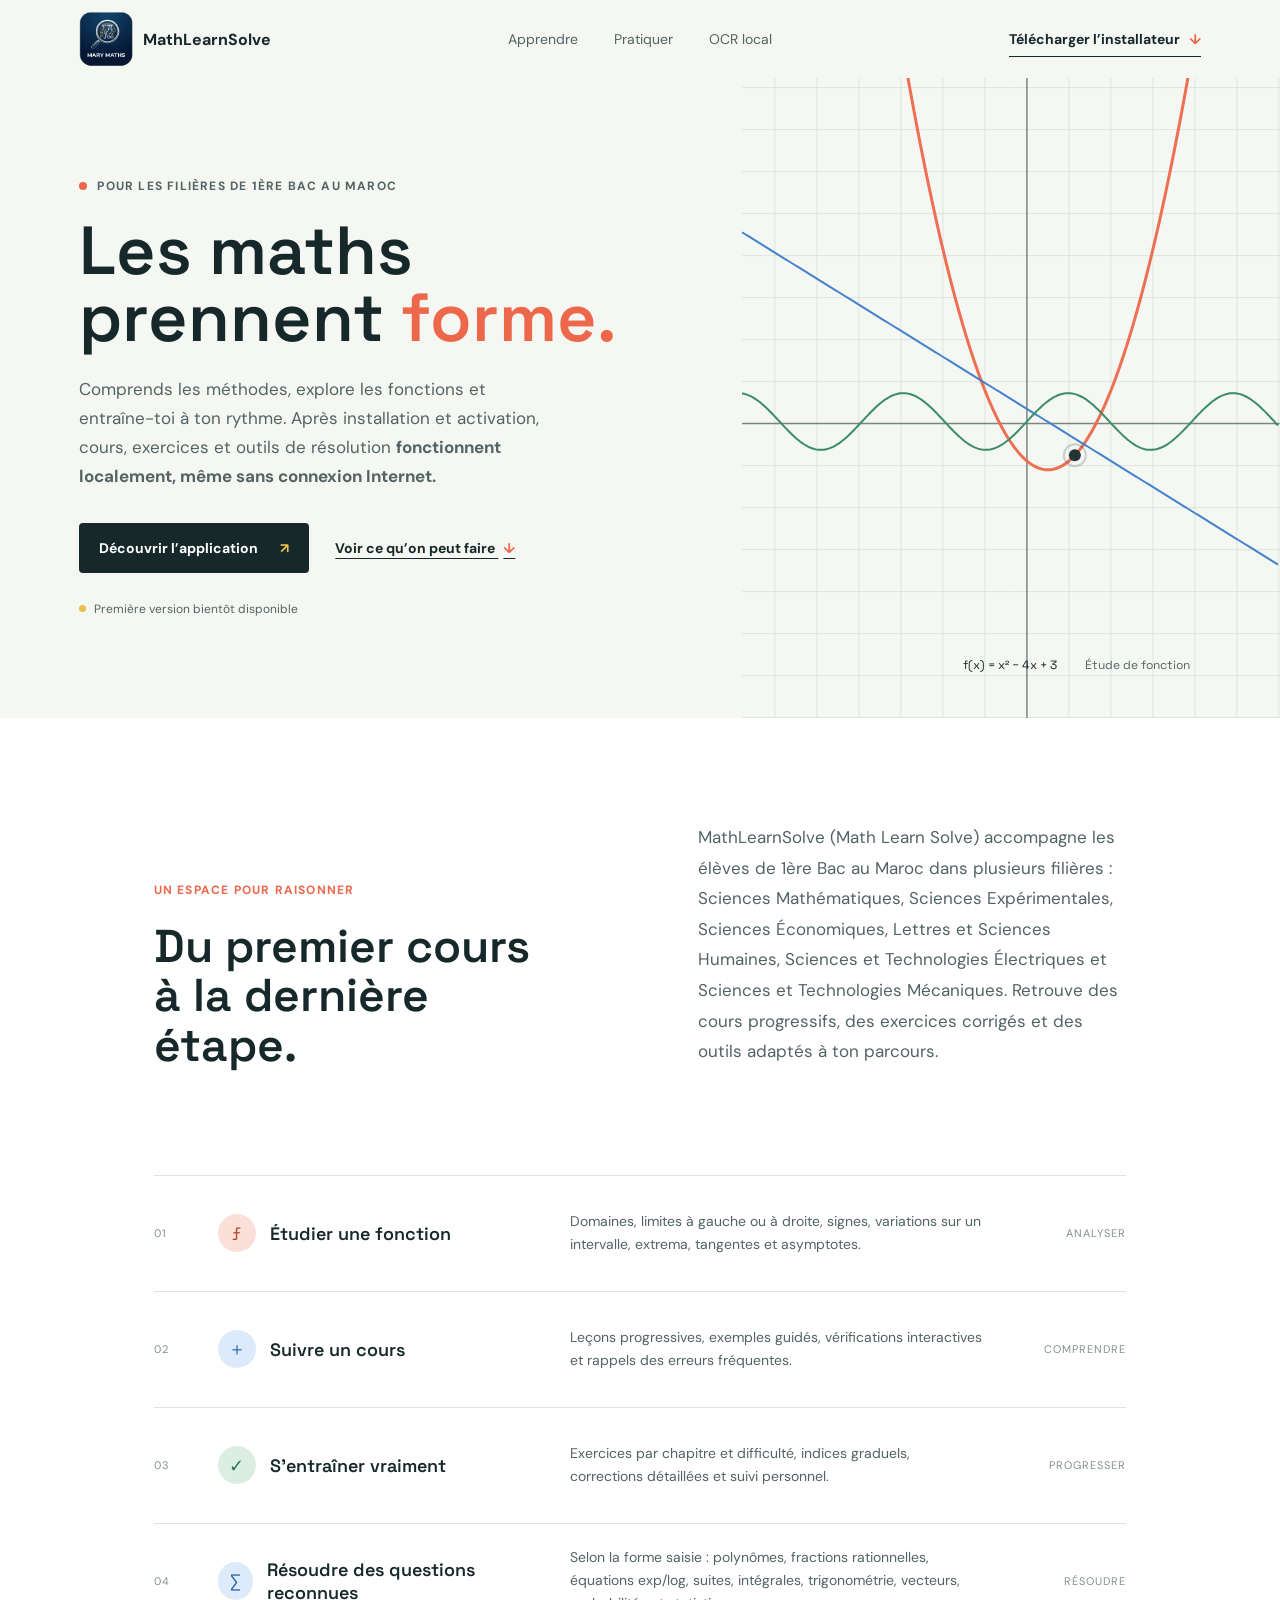
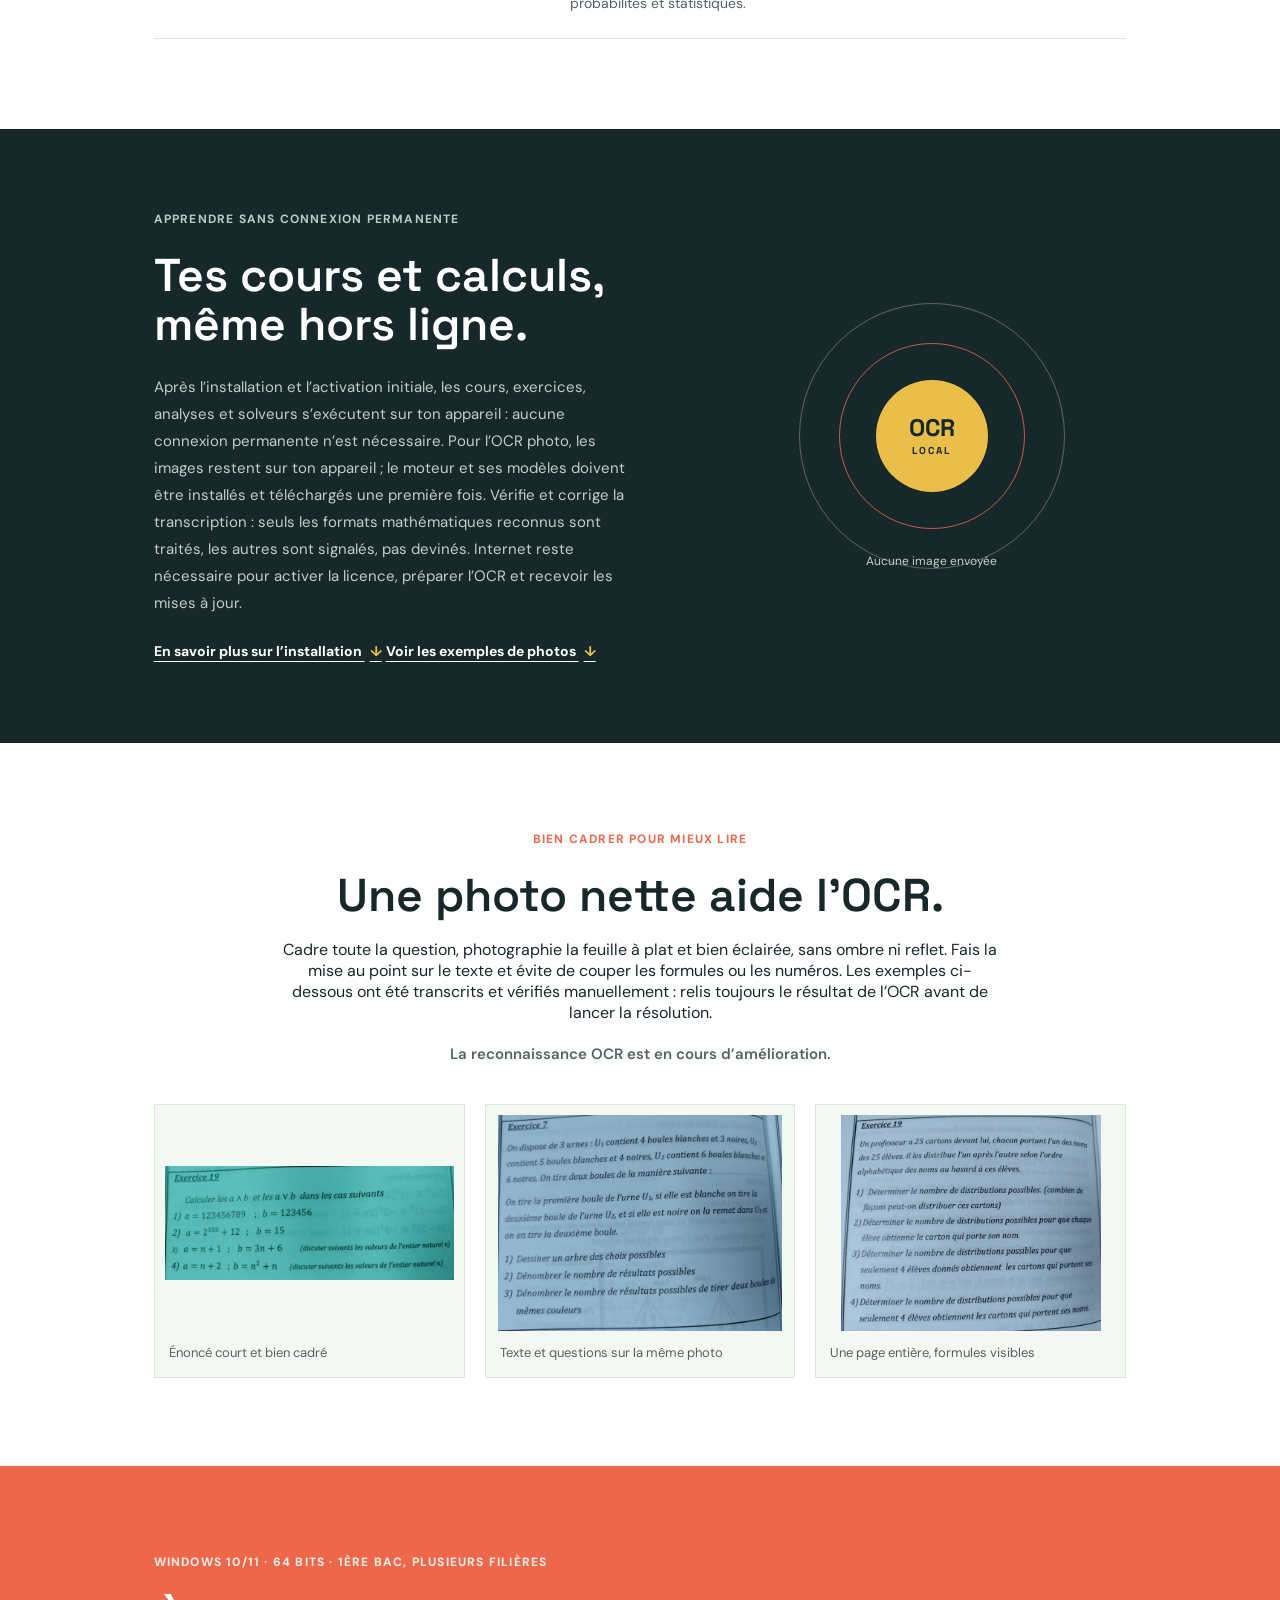
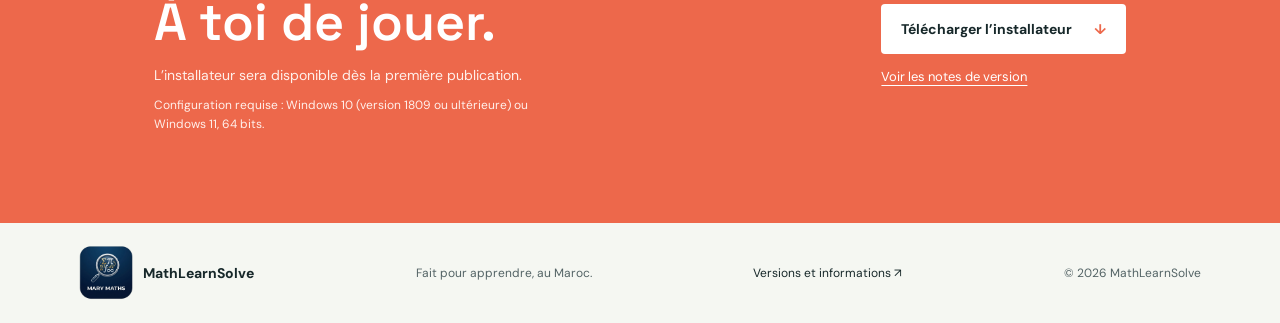
<file: index.html>
<!doctype html>
<html lang="fr">
  <head>
    <meta charset="utf-8" />
    <meta name="viewport" content="width=device-width, initial-scale=1" />
    <meta
      name="description"
      content="MathLearnSolve : cours, exercices et outils de maths qui fonctionnent hors ligne après activation, pour les élèves de 1ère Bac au Maroc."
    />
    <meta name="theme-color" content="#f5f7f2" />
    <meta name="robots" content="index, follow, max-image-preview:large" />
    <meta property="og:type" content="website" />
    <meta property="og:locale" content="fr_MA" />
    <meta property="og:site_name" content="MathLearnSolve" />
    <meta property="og:image:alt" content="Logo MathLearnSolve" />
    <meta
      property="og:title"
      content="MathLearnSolve (Math Learn Solve) · Cours et exercices de maths au Maroc"
    />
    <meta
      property="og:description"
      content="Cours, exercices et outils de maths disponibles hors ligne après activation : fonctions, équations, suites, intégrales, trigonométrie et vecteurs."
    />
    <meta property="og:url" content="https://miriben.github.io/MathLearnSolvee/" />
    <meta
      property="og:image"
      content="https://miriben.github.io/MathLearnSolvee/brand-logo.png"
    />
    <meta name="twitter:card" content="summary" />
    <meta
      name="twitter:title"
      content="MathLearnSolve (Math Learn Solve) | Cours et exercices de maths au Maroc"
    />
    <meta
      name="twitter:description"
      content="Cours, exercices et outils de maths qui fonctionnent hors ligne après activation, pour les élèves de 1ère Bac au Maroc."
    />
    <link rel="canonical" href="https://miriben.github.io/MathLearnSolvee/" />
    <link rel="icon" type="image/png" sizes="96x96" href="favicon-96.png" />
    <link rel="icon" href="favicon.ico" />
    <title>MathLearnSolve (Math Learn Solve) | Cours et exercices de maths au Maroc</title>
    <script type="application/ld+json">
      {
        "@context": "https://schema.org",
        "@graph": [
          {
            "@type": "WebSite",
            "name": "MathLearnSolve",
            "alternateName": ["Math Learn Solve", "MathLearnSolve Maroc"],
            "url": "https://miriben.github.io/MathLearnSolvee/",
            "inLanguage": "fr-MA"
          },
          {
            "@type": "SoftwareApplication",
            "name": "MathLearnSolve",
            "alternateName": "Math Learn Solve",
            "applicationCategory": "EducationalApplication",
            "operatingSystem": "Windows 10 (version 1809 or later) or Windows 11, 64-bit",
            "url": "https://miriben.github.io/MathLearnSolvee/",
            "downloadUrl": "https://github.com/miriben/MathLearnSolvee/releases/latest/download/MathLearnSolve-Setup.exe",
            "inLanguage": "fr-MA",
            "description": "Cours, exercices et outils de mathématiques fonctionnant hors ligne après activation, pour plusieurs filières de 1ère Bac au Maroc.",
            "author": {
              "@type": "Person",
              "name": "Marya Ben"
            }
          }
        ]
      }
    </script>
    <link rel="preconnect" href="https://fonts.googleapis.com" />
    <link rel="preconnect" href="https://fonts.gstatic.com" crossorigin />
    <link
      href="https://fonts.googleapis.com/css2?family=DM+Sans:wght@400;500;600;700&family=Space+Grotesk:wght@400;500;600;700&display=swap"
      rel="stylesheet"
    />
    <link rel="stylesheet" href="styles.css" />
    <script src="site.js" defer></script>
  </head>
  <body>
    <header class="site-header">
      <a class="wordmark" href="#accueil" aria-label="MathLearnSolve, accueil">
        <img class="wordmark-symbol" src="brand-logo.png" alt="" />
        <span>MathLearnSolve</span>
      </a>
      <nav aria-label="Navigation principale">
        <a href="#apprendre">Apprendre</a>
        <a href="#pratiquer">Pratiquer</a>
        <a href="#ocr">OCR local</a>
      </nav>
      <a
        class="header-download"
        href="https://github.com/miriben/MathLearnSolvee/releases/latest/download/MathLearnSolve-Setup.exe"
      >Télécharger l’installateur <span aria-hidden="true">↓</span></a>
    </header>

    <main>
      <section class="hero" id="accueil" aria-labelledby="hero-title">
        <canvas id="math-scene" aria-hidden="true"></canvas>
        <div class="hero-copy">
          <p class="eyebrow"><span></span> Pour les filières de 1ère Bac au Maroc</p>
          <h1 id="hero-title">Les maths<br />prennent <em>forme.</em></h1>
          <p class="hero-description">
            Comprends les méthodes, explore les fonctions et entraîne-toi à ton rythme.
            Après installation et activation, cours, exercices et outils de résolution
            <strong>fonctionnent localement, même sans connexion Internet.</strong>
          </p>
          <div class="hero-actions">
            <a class="button button-primary" href="#telecharger">
              Découvrir l’application <span aria-hidden="true">↗</span>
            </a>
            <a class="text-link" href="#apprendre">Voir ce qu’on peut faire <span aria-hidden="true">↓</span></a>
          </div>
          <p class="availability" id="release-status" aria-live="polite">
            <span class="availability-dot"></span> Version Windows · vérification en cours
          </p>
        </div>
        <div class="scene-caption" aria-hidden="true">
          <span>f(x) = x² − 4x + 3</span>
          <span>Étude de fonction</span>
        </div>
      </section>

      <section class="intro-band" id="apprendre">
        <div class="section-heading">
          <p class="eyebrow">Un espace pour raisonner</p>
          <h2>Du premier cours<br />à la dernière étape.</h2>
        </div>
        <p class="intro-copy">
          MathLearnSolve (Math Learn Solve) accompagne les élèves de 1ère Bac au Maroc
          dans plusieurs filières : Sciences Mathématiques, Sciences Expérimentales,
          Sciences Économiques, Lettres et Sciences Humaines, Sciences et Technologies
          Électriques et Sciences et Technologies Mécaniques. Retrouve des cours
          progressifs, des exercices corrigés et des outils adaptés à ton parcours.
        </p>
      </section>

      <section class="feature-list" aria-label="Fonctionnalités principales">
        <article class="feature-row">
          <span class="feature-number">01</span>
          <div class="feature-title"><span class="feature-mark mark-coral">ƒ</span><h3>Étudier une fonction</h3></div>
          <p>Domaines, limites à gauche ou à droite, signes, variations sur un intervalle, extrema, tangentes et asymptotes.</p>
          <span class="feature-tag">ANALYSER</span>
        </article>
        <article class="feature-row">
          <span class="feature-number">02</span>
          <div class="feature-title"><span class="feature-mark mark-blue">＋</span><h3>Suivre un cours</h3></div>
          <p>Leçons progressives, exemples guidés, vérifications interactives et rappels des erreurs fréquentes.</p>
          <span class="feature-tag">COMPRENDRE</span>
        </article>
        <article class="feature-row" id="pratiquer">
          <span class="feature-number">03</span>
          <div class="feature-title"><span class="feature-mark mark-green">✓</span><h3>S’entraîner vraiment</h3></div>
          <p>Exercices par chapitre et difficulté, indices graduels, corrections détaillées et suivi personnel.</p>
          <span class="feature-tag">PROGRESSER</span>
        </article>
        <article class="feature-row">
          <span class="feature-number">04</span>
          <div class="feature-title"><span class="feature-mark mark-blue">∑</span><h3>Résoudre des questions reconnues</h3></div>
          <p>Selon la forme saisie : polynômes, fractions rationnelles, équations exp/log, suites, intégrales, trigonométrie, vecteurs, probabilités et statistiques.</p>
          <span class="feature-tag">RÉSOUDRE</span>
        </article>
      </section>

      <section class="offline-band" id="ocr">
        <div class="offline-copy">
          <p class="eyebrow">Apprendre sans connexion permanente</p>
          <h2>Tes cours et calculs, même hors ligne.</h2>
          <p>
            Après l’installation et l’activation initiale, les cours, exercices, analyses et
            solveurs s’exécutent sur ton appareil : aucune connexion permanente n’est nécessaire.
            Pour l’OCR photo, les images restent sur ton appareil ; le moteur et ses modèles
            doivent être installés et téléchargés une première fois. Vérifie et corrige la
            transcription : seuls les formats mathématiques reconnus sont traités, les autres
            sont signalés, pas devinés. Internet reste nécessaire pour activer la licence,
            préparer l’OCR et recevoir les mises à jour.
          </p>
          <a class="text-link light-link" href="#telecharger">En savoir plus sur l’installation <span aria-hidden="true">↓</span></a>
          <a class="text-link light-link" href="#exemples-ocr">Voir les exemples de photos <span aria-hidden="true">↓</span></a>
        </div>
        <div class="offline-stamp" aria-label="Cours et calculs locaux, OCR sans envoi de photo">
          <span class="stamp-orbit orbit-one"></span>
          <span class="stamp-orbit orbit-two"></span>
          <span class="stamp-center">OCR<br /><small>LOCAL</small></span>
          <span class="stamp-caption">Aucune image envoyée</span>
        </div>
      </section>

      <section class="ocr-guide" id="exemples-ocr">
        <div class="ocr-guide-heading">
          <p class="eyebrow">Bien cadrer pour mieux lire</p>
          <h2>Une photo nette aide l’OCR.</h2>
          <p>
            Cadre toute la question, photographie la feuille à plat et bien
            éclairée, sans ombre ni reflet. Fais la mise au point sur le texte
            et évite de couper les formules ou les numéros. Les exemples
            ci-dessous ont été transcrits et vérifiés manuellement : relis
            toujours le résultat de l’OCR avant de lancer la résolution.
          </p>
          <p class="ocr-improvement-notice">
            La reconnaissance OCR est en cours d’amélioration.
          </p>
        </div>
        <div class="ocr-example-grid">
          <figure>
            <img src="ocr-examples/exercise-19-gcd-lcm.jpg" alt="Exercice de calcul de PGCD et PPCM photographié en entier" loading="lazy" />
            <figcaption>Énoncé court et bien cadré</figcaption>
          </figure>
          <figure>
            <img src="ocr-examples/exercise-7-urns.jpg" alt="Exercice de probabilités sur des urnes photographié en entier" loading="lazy" />
            <figcaption>Texte et questions sur la même photo</figcaption>
          </figure>
          <figure>
            <img src="ocr-examples/exercise-19-name-cards.jpg" alt="Exercice de dénombrement sur la distribution de cartons" loading="lazy" />
            <figcaption>Une page entière, formules visibles</figcaption>
          </figure>
        </div>
      </section>

      <section class="download-section" id="telecharger">
        <div>
          <p class="eyebrow">Windows 10/11 · 64 bits · 1ère Bac, plusieurs filières</p>
          <h2>À toi de jouer.</h2>
          <p class="download-note" id="download-version">Hors ligne après l’installation et l’activation. Internet est requis pour activer la licence, préparer l’OCR et télécharger les mises à jour.</p>
          <p class="system-requirement">
            Configuration requise : Windows 10 (version 1809 ou ultérieure) ou Windows 11, 64 bits.
          </p>
        </div>
        <div class="download-actions">
          <a
            class="button button-download"
            id="download-link"
            href="https://github.com/miriben/MathLearnSolvee/releases/latest/download/MathLearnSolve-Setup.exe"
          >
            Télécharger l’installateur <span aria-hidden="true">↓</span>
          </a>
          <a
            class="release-link"
            href="https://github.com/miriben/MathLearnSolvee/releases/latest"
            id="release-link"
            target="_blank"
            rel="noopener noreferrer"
          >Voir les notes de version</a>
        </div>
      </section>
    </main>

    <footer class="site-footer">
      <a class="wordmark footer-wordmark" href="#accueil">
        <img class="wordmark-symbol" src="brand-logo.png" alt="" /><span>MathLearnSolve</span>
      </a>
      <p>Fait pour apprendre, au Maroc.</p>
      <a href="https://github.com/miriben/MathLearnSolvee" target="_blank" rel="noopener noreferrer">Versions et informations <span aria-hidden="true">↗</span></a>
      <span class="copyright">© <span id="current-year"></span> MathLearnSolve</span>
    </footer>
  </body>
</html>
</file>
<file: styles.css>
:root {
  color-scheme: light;
  --ink: #17282a;
  --ink-soft: #536365;
  --paper: #f5f7f2;
  --white: #ffffff;
  --line: #dce4dd;
  --coral: #ed684b;
  --blue: #397bcb;
  --green: #2f875e;
  --yellow: #e9bf49;
  --deep: #17282a;
  font-family: "DM Sans", "Segoe UI", sans-serif;
  font-synthesis: none;
  text-rendering: optimizeLegibility;
}

* { box-sizing: border-box; }
html { scroll-behavior: smooth; }
body { margin: 0; color: var(--ink); background: var(--paper); }
a { color: inherit; }
.site-header {
  align-items: center;
  background: var(--paper);
  display: flex;
  height: 78px;
  justify-content: space-between;
  padding: 0 6.2%;
  position: relative;
  z-index: 2;
}
.wordmark { align-items: center; display: inline-flex; font-weight: 700; gap: 10px; text-decoration: none; }
.wordmark-symbol { flex: 0 0 54px; height: 56px; object-fit: contain; width: 54px; }
.site-header nav { display: flex; gap: 36px; }
.site-header nav a, .header-download, .site-footer a { font-size: 14px; text-decoration: none; }
.site-header nav a { color: var(--ink-soft); }
.site-header nav a:hover, .site-footer a:hover { color: var(--coral); }
.header-download { border-bottom: 1px solid var(--ink); font-weight: 700; padding: 8px 0; }
.header-download span { color: var(--coral); margin-left: 6px; }
.hero {
  background: var(--paper);
  min-height: 640px;
  overflow: hidden;
  padding: 100px 6.2% 80px;
  position: relative;
}
#math-scene { height: 100%; inset: 0 0 0 45%; opacity: .94; position: absolute; width: 55%; }
.hero-copy { max-width: 560px; position: relative; z-index: 1; }
.eyebrow { align-items: center; color: var(--ink-soft); display: flex; font-size: 12px; font-weight: 700; gap: 10px; letter-spacing: 1.2px; margin: 0 0 24px; text-transform: uppercase; }
.eyebrow span { background: var(--coral); border-radius: 50%; height: 8px; width: 8px; }
h1, h2, h3, p { margin-top: 0; }
h1, h2, h3 { font-family: "Space Grotesk", "Segoe UI", sans-serif; }
h1 { font-size: clamp(48px, 7.5vw, 68px); font-weight: 600; letter-spacing: 0; line-height: .98; margin-bottom: 24px; }
h1 em { color: var(--coral); font-style: normal; }
.hero-description { color: var(--ink-soft); font-size: 17px; line-height: 1.7; max-width: 470px; }
.hero-actions { align-items: center; display: flex; flex-wrap: wrap; gap: 26px; margin-top: 32px; }
.button { align-items: center; border: 0; border-radius: 4px; display: inline-flex; font-size: 14px; font-weight: 700; gap: 22px; justify-content: center; min-height: 50px; padding: 0 20px; text-decoration: none; transition: transform .18s ease, background .18s ease; }
.button:hover { transform: translateY(-2px); }
.button-primary { background: var(--ink); color: var(--white); }
.button-primary:hover { background: #294346; }
.button-primary span { color: var(--yellow); }
.text-link { font-size: 14px; font-weight: 700; text-decoration-thickness: 1px; text-underline-offset: 5px; }
.text-link span { color: var(--coral); margin-left: 5px; }
.availability { align-items: center; color: var(--ink-soft); display: flex; font-size: 12px; gap: 8px; margin: 28px 0 0; }
.availability-dot { background: var(--yellow); border-radius: 50%; height: 7px; width: 7px; }
.scene-caption { bottom: 45px; color: var(--ink-soft); display: flex; font-family: "Space Grotesk", sans-serif; font-size: 12px; gap: 28px; position: absolute; right: 7%; }
.scene-caption span:first-child { color: var(--ink); }
.intro-band { align-items: end; background: var(--white); display: grid; gap: 12%; grid-template-columns: minmax(0, 1fr) minmax(0, 1fr); padding: 104px 12%; }
.section-heading .eyebrow { color: var(--coral); }
h2 { font-size: 46px; font-weight: 600; letter-spacing: 0; line-height: 1.08; margin-bottom: 0; }
.intro-copy { color: var(--ink-soft); font-size: 17px; line-height: 1.8; margin-bottom: 4px; max-width: 480px; }
.feature-list { background: var(--white); padding: 0 12% 90px; }
.feature-row { align-items: center; border-top: 1px solid var(--line); display: grid; gap: 20px; grid-template-columns: 44px minmax(0, 1fr) minmax(0, 1.25fr) 120px; min-height: 116px; }
.feature-row:last-child { border-bottom: 1px solid var(--line); }
.feature-number, .feature-tag { color: #83918c; font-size: 11px; letter-spacing: 1px; }
.feature-title { align-items: center; display: flex; gap: 14px; }
.feature-title h3 { font-size: 18px; font-weight: 600; margin: 0; }
.feature-mark { align-items: center; border-radius: 50%; display: inline-flex; font-family: "Space Grotesk", sans-serif; font-size: 18px; height: 38px; justify-content: center; width: 38px; }
.mark-coral { background: #fae0d9; color: #b84832; }
.mark-blue { background: #dceafa; color: #2764ad; }
.mark-green { background: #dceee1; color: #27764f; }
.feature-row p { color: var(--ink-soft); font-size: 14px; line-height: 1.65; margin: 0; max-width: 440px; }
.feature-tag { justify-self: end; }
.offline-band { align-items: center; background: var(--deep); color: var(--white); display: grid; gap: 10%; grid-template-columns: 1fr .8fr; min-height: 470px; overflow: hidden; padding: 82px 12%; }
.offline-copy { max-width: 560px; }
.offline-copy .eyebrow { color: #b8cdc6; }
.offline-copy .eyebrow span { background: var(--yellow); }
.offline-copy h2 { color: var(--white); margin-bottom: 24px; }
.offline-copy > p:not(.eyebrow) { color: #c0cfcb; font-size: 15px; line-height: 1.8; max-width: 510px; }
.light-link { color: var(--white); display: inline-block; margin-top: 10px; }
.light-link span { color: var(--yellow); }
.offline-stamp { align-items: center; aspect-ratio: 1; display: flex; justify-content: center; justify-self: center; max-width: 310px; position: relative; width: 100%; }
.stamp-orbit { border: 1px solid rgba(221, 239, 226, .32); border-radius: 50%; inset: 7%; position: absolute; }
.orbit-two { border-color: rgba(237, 104, 75, .8); inset: 20%; }
.stamp-center { align-items: center; background: var(--yellow); border-radius: 50%; color: var(--deep); display: flex; flex-direction: column; font-family: "Space Grotesk", sans-serif; font-size: 24px; font-weight: 700; height: 112px; justify-content: center; line-height: 1; width: 112px; }
.stamp-center small { font-size: 10px; letter-spacing: 2px; margin-top: 6px; }
.stamp-caption { bottom: 7%; color: #c0cfcb; font-size: 12px; position: absolute; }
.ocr-guide { background: var(--white); padding: 88px 12%; }
.ocr-guide-heading { margin: 0 auto 36px; max-width: 720px; text-align: center; }
.ocr-guide-heading .eyebrow { color: var(--coral); justify-content: center; }
.ocr-guide-heading h2 { margin-bottom: 18px; }
.ocr-guide-heading > p:last-child { color: var(--ink-soft); font-size: 15px; line-height: 1.8; }
.ocr-guide-heading .ocr-improvement-notice { color: var(--coral); font-weight: 600; margin-top: 18px; }
.ocr-example-grid { display: grid; gap: 20px; grid-template-columns: repeat(3, minmax(0, 1fr)); }
.ocr-example-grid figure { background: var(--paper); border: 1px solid var(--line); margin: 0; padding: 10px; }
.ocr-example-grid img { aspect-ratio: 4 / 3; display: block; object-fit: contain; width: 100%; }
.ocr-example-grid figcaption { color: var(--ink-soft); font-size: 13px; line-height: 1.5; padding: 12px 4px 4px; }
.download-section { align-items: center; background: var(--coral); color: var(--white); display: flex; gap: 40px; justify-content: space-between; padding: 88px 12%; }
.download-section .eyebrow { color: #fff0eb; }
.download-section .eyebrow span { background: var(--yellow); }
.download-section h2 { font-size: 52px; }
.download-note { color: #fff0eb; font-size: 14px; margin: 16px 0 0; }
.system-requirement { color: #fff0eb; font-size: 12px; line-height: 1.6; margin: 12px 0 0; max-width: 420px; }
.download-actions { align-items: flex-start; display: flex; flex-direction: column; gap: 14px; }
.button-download { background: var(--white); color: var(--ink); min-width: 245px; }
.button-download:hover { background: #fff5ef; }
.button-download span { color: var(--coral); }
.release-link { color: var(--white); font-size: 13px; text-underline-offset: 4px; }
.site-footer { align-items: center; background: var(--paper); display: flex; gap: 32px; justify-content: space-between; min-height: 92px; padding: 22px 6.2%; }
.footer-wordmark { font-size: 14px; }
.site-footer p, .copyright { color: var(--ink-soft); font-size: 12px; margin: 0; }
.site-footer a:last-of-type { font-size: 12px; }

@media (min-width: 1101px) and (max-width: 1450px) {
  #math-scene { inset: 0 0 0 58%; width: 42%; }
}

@media (max-width: 1100px) {
  .hero { min-height: 0; padding: 76px 7% 270px; }
  .hero-copy { max-width: 650px; }
  #math-scene { bottom: 0; height: 250px; inset: auto 0 0; opacity: .5; width: 100%; }
  .scene-caption { background: rgba(245, 247, 242, .78); border-radius: 4px; bottom: 22px; gap: 14px; padding: 7px 9px; right: 7%; }
  .intro-band { gap: 8%; padding: 82px 8%; }
  .feature-list { padding-left: 7%; padding-right: 7%; }
  .feature-row { gap: 12px; grid-template-columns: 36px minmax(0, 1fr) minmax(0, 1.2fr) 88px; }
  .offline-band { padding-left: 8%; padding-right: 8%; }
}

@media (max-width: 800px) {
  .site-header { height: auto; min-height: 70px; padding: 14px 5%; }
  .site-header nav { display: none; }
  .wordmark-symbol { flex-basis: 46px; height: 48px; width: 46px; }
  .hero { padding: 62px 7% 250px; }
  #math-scene { height: 220px; }
  .hero-copy { max-width: 510px; }
  .hero-description { font-size: 16px; max-width: 440px; }
  .scene-caption { bottom: 16px; flex-direction: column; gap: 4px; right: 7%; }
  .intro-band { align-items: start; gap: 28px; grid-template-columns: minmax(0, 1fr); padding: 74px 8%; }
  h2 { font-size: clamp(32px, 6vw, 38px); }
  .feature-list { padding: 0 8% 70px; }
  .feature-row { gap: 10px; grid-template-columns: 32px 1fr; padding: 22px 0; }
  .feature-title { grid-column: 2; grid-row: 1; }
  .feature-row p { grid-column: 2; }
  .feature-tag { display: none; }
  .offline-band { gap: 34px; grid-template-columns: 1fr; padding: 70px 8%; }
  .offline-stamp { max-width: 230px; }
  .ocr-guide { padding: 70px 8%; }
  .ocr-example-grid { grid-template-columns: minmax(0, 1fr); }
  .download-section { align-items: flex-start; flex-direction: column; padding: 70px 8%; }
  .site-footer { align-items: center; column-gap: 16px; display: grid; grid-template-columns: minmax(0, 1fr) auto; padding: 25px 6%; row-gap: 14px; }
  .footer-wordmark { grid-column: 1; }
  .site-footer a:last-of-type { grid-column: 2; grid-row: 1; }
  .site-footer p { grid-column: 1 / -1; grid-row: 2; }
  .copyright { grid-column: 1 / -1; }
}

@media (max-width: 480px) {
  .wordmark { font-size: 14px; }
  .header-download { font-size: 12px; }
  .wordmark-symbol { flex-basis: 52px; height: 54px; width: 52px; }
  .hero { padding: 48px 7% 230px; }
  #math-scene { height: 200px; }
  .eyebrow { font-size: 10px; letter-spacing: .8px; }
  h1 { font-size: clamp(40px, 12vw, 48px); }
  .hero-actions { align-items: flex-start; flex-direction: column; gap: 18px; }
  .button { gap: 12px; padding: 0 16px; }
  .feature-title h3 { font-size: 16px; }
  .feature-row p { font-size: 13px; }
  .download-section h2 { font-size: 42px; }
  .site-footer p { order: 3; width: 100%; }
}

@media (prefers-reduced-motion: reduce) {
  html { scroll-behavior: auto; }
  *, *::before, *::after { animation-duration: .01ms !important; transition-duration: .01ms !important; }
}
</file>
